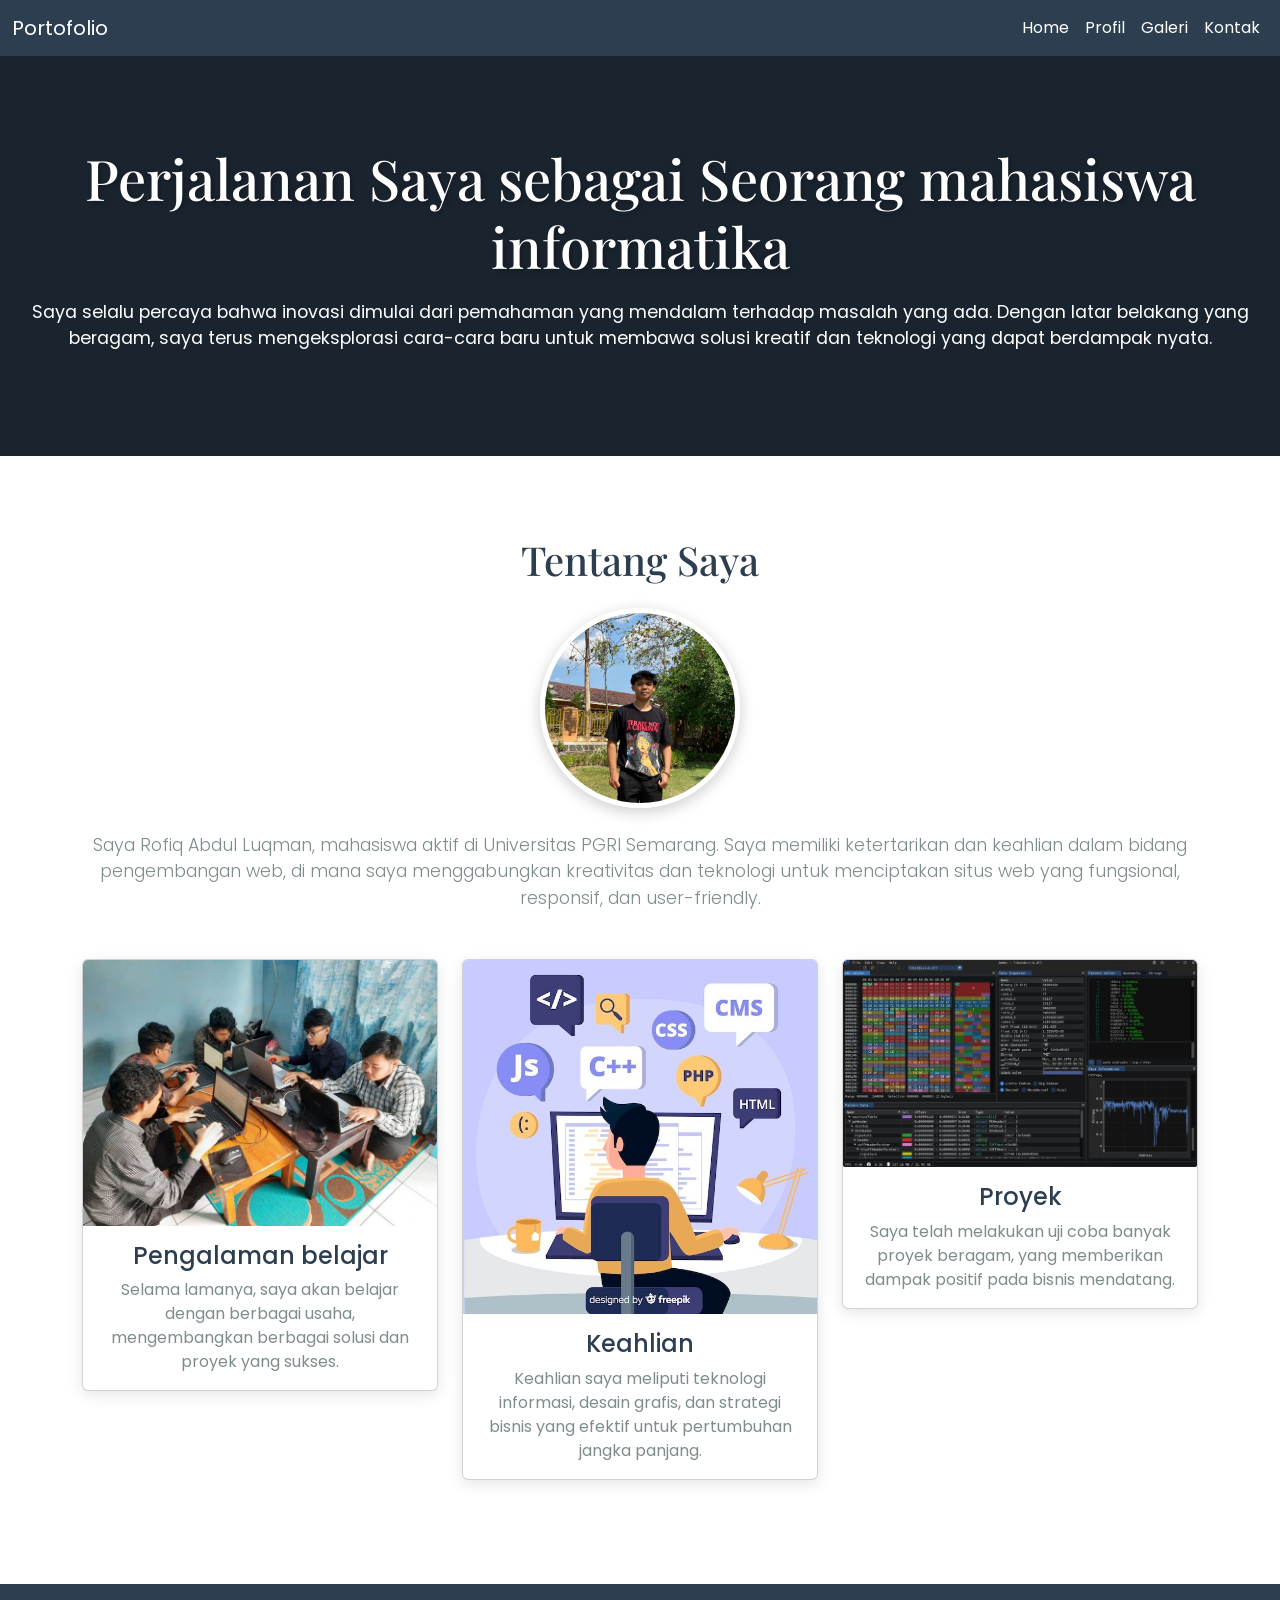
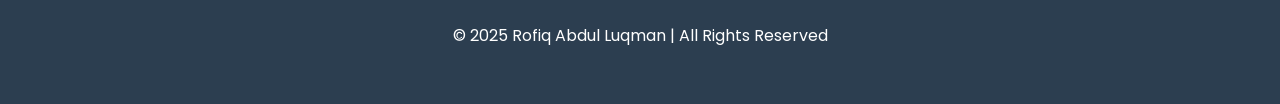
<file: about.html>
<!DOCTYPE html>
<html lang="id">
<head>
    <meta charset="UTF-8">
    <meta name="viewport" content="width=device-width, initial-scale=1.0">
    <title>Profil Rofiq Abdul Luqman</title>
    <!-- Menggunakan font premium dari Google Fonts -->
    <link href="https://fonts.googleapis.com/css2?family=Playfair+Display:wght@700&family=Poppins:wght@400;600&display=swap" rel="stylesheet">
    <link href="https://cdn.jsdelivr.net/npm/bootstrap@5.3.0-alpha1/dist/css/bootstrap.min.css" rel="stylesheet">
    <style>
        body {
            font-family: 'Poppins', sans-serif;
            background-color: #f0f0f0;
            color: #333;
            overflow-x: hidden;
        }
        .navbar {
            background-color: #2c3e50;
        }
        .navbar-brand, .nav-link {
            color: white !important;
        }
        .navbar-toggler-icon {
            background-color: white;
        }
        .header {
            background-color: #34495e; /* Warna biru navy soft */
            height: 400px;
            color: white;
            display: flex;
            justify-content: center;
            align-items: center;
            text-align: center;
            position: relative;
            z-index: 1;
        }
        .header::after {
            content: "";
            position: absolute;
            top: 0;
            left: 0;
            right: 0;
            bottom: 0;
            background: rgba(0, 0, 0, 0.5); /* Overlay hitam transparan */
            z-index: -1;
        }
        .header h1 {
            font-family: 'Playfair Display', serif;
            font-size: 3.5rem;
            margin-bottom: 20px;
            text-shadow: 2px 2px 5px rgba(0,0,0,0.3);
        }
        .header p {
            font-size: 1.2rem;
        }
        .profile-img {
            width: 200px;
            height: 200px;
            object-fit: cover;
            border-radius: 50%;
            box-shadow: 0px 4px 15px rgba(0, 0, 0, 0.2);
            border: 5px solid #fff;
        }
        .section {
            padding: 80px 0;
            background-color: #fff;
        }
        .card {
            box-shadow: 0 4px 15px rgba(0, 0, 0, 0.1);
            transition: transform 0.3s ease;
        }
        .card:hover {
            transform: translateY(-10px);
        }
        .card-body h5 {
            font-size: 1.5rem;
            color: #2c3e50;
        }
        .card-body p {
            font-size: 1rem;
            color: #7f8c8d;
        }
        footer {
            background-color: #2c3e50;
            color: white;
            padding: 40px 0;
            text-align: center;
        }
        .btn-primary {
            background-color: #f39c12;
            border: none;
        }
        .btn-primary:hover {
            background-color: #e67e22;
        }
    </style>
</head>
<body>

    <nav class="navbar navbar-expand-lg navbar-dark">
        <div class="container-fluid">
            <a class="navbar-brand" href="#">Portofolio</a>
            <button class="navbar-toggler" type="button" data-bs-toggle="collapse" data-bs-target="#navbarNav" aria-controls="navbarNav" aria-expanded="false" aria-label="Toggle navigation">
                <span class="navbar-toggler-icon"></span>
            </button>
            <div class="collapse navbar-collapse" id="navbarNav">
                <ul class="navbar-nav ms-auto">
                    <li class="nav-item">
                        <a class="nav-link" href="index.html">Home</a>
                    </li>
                    <li class="nav-item">
                        <a class="nav-link" href="about.html">Profil</a>
                    </li>
                    <li class="nav-item">
                        <a class="nav-link" href="gallery.html">Galeri</a>
                    </li>
                    <li class="nav-item">
                        <a class="nav-link" href="contact.html">Kontak</a>
                    </li>
                </ul>
            </div>
        </div>
    </nav>

    <div class="header">
        <div>
            <h1>Perjalanan Saya sebagai Seorang mahasiswa informatika</h1>
            <p style="font-size: 1.1rem; font-weight: 400;">Saya selalu percaya bahwa inovasi dimulai dari pemahaman yang mendalam terhadap masalah yang ada. Dengan latar belakang yang beragam, saya terus mengeksplorasi cara-cara baru untuk membawa solusi kreatif dan teknologi yang dapat berdampak nyata.</p>
        </div>
    </div>

    <div class="section text-center">
        <div class="container">
            <h2 class="mb-4" style="font-family: 'Playfair Display', serif; font-size: 2.5rem; color: #2c3e50;">Tentang Saya</h2>
            <div>
                <img src="profile.jpeg" alt="Foto Profil" class="profile-img">
            </div>
            <p class="lead mt-4" style="font-size: 1.1rem; color: #7f8c8d;"> Saya Rofiq Abdul Luqman, mahasiswa aktif di Universitas PGRI Semarang. Saya memiliki ketertarikan dan keahlian dalam bidang pengembangan web, di mana saya menggabungkan kreativitas dan teknologi untuk menciptakan situs web yang fungsional, responsif, dan user-friendly.</p>
        </div>

        <div class="container mt-5">
            <div class="row">
                <div class="col-md-4">
                    <div class="card mb-4">
                        <img src="pengalaman kerja.jpg" class="card-img-top" alt="Pengalaman Kerja">
                        <div class="card-body">
                            <h5 class="card-title">Pengalaman belajar</h5>
                            <p class="card-text">Selama lamanya, saya akan belajar dengan berbagai usaha, mengembangkan berbagai solusi dan proyek yang sukses.</p>
                        </div>
                    </div>
                </div>
                <div class="col-md-4">
                    <div class="card mb-4">
                        <img src="keahlian.jpg" class="card-img-top" alt="Keahlian">
                        <div class="card-body">
                            <h5 class="card-title">Keahlian</h5>
                            <p class="card-text">Keahlian saya meliputi teknologi informasi, desain grafis, dan strategi bisnis yang efektif untuk pertumbuhan jangka panjang.</p>
                        </div>
                    </div>
                </div>
                <div class="col-md-4">
                    <div class="card mb-4">
                        <img src="proyek.jpg" class="card-img-top" alt="Proyek">
                        <div class="card-body">
                            <h5 class="card-title">Proyek</h5>
                            <p class="card-text">Saya telah melakukan uji coba banyak proyek beragam, yang memberikan dampak positif pada bisnis mendatang.</p>
                        </div>
                    </div>
                </div>
            </div>
        </div>
    </div>

    <footer>
        <p>&copy; 2025 Rofiq Abdul Luqman | All Rights Reserved</p>
    </footer>

    <script src="https://cdn.jsdelivr.net/npm/bootstrap@5.3.0-alpha1/dist/js/bootstrap.bundle.min.js"></script>
</body>
</html>
</file>
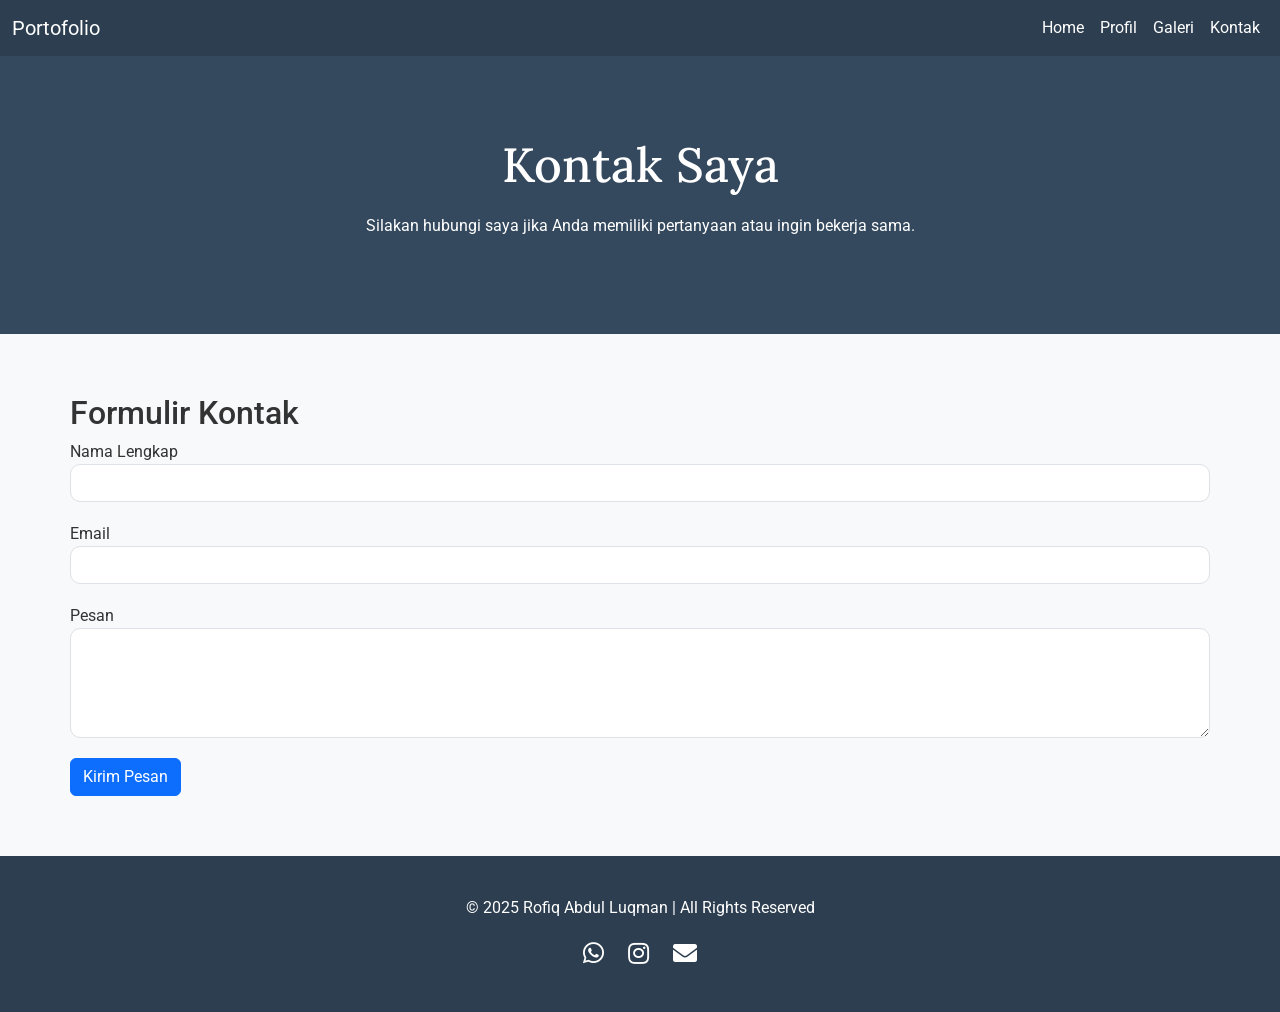
<file: contact.html>
<!DOCTYPE html>
<html lang="id">
<head>
    <meta charset="UTF-8">
    <meta name="viewport" content="width=device-width, initial-scale=1.0">
    <title>Kontak Rofiq Abdul Luqman</title>
    <link href="https://fonts.googleapis.com/css2?family=Roboto:wght@400;700&family=Lora&display=swap" rel="stylesheet">
    <link href="https://cdn.jsdelivr.net/npm/bootstrap@5.3.0-alpha1/dist/css/bootstrap.min.css" rel="stylesheet">
    <!-- Font Awesome CDN -->
    <link href="https://cdnjs.cloudflare.com/ajax/libs/font-awesome/5.15.4/css/all.min.css" rel="stylesheet">
    <style>
        body {
            font-family: 'Roboto', sans-serif;
            background-color: #f8f9fa;
            color: #333;
        }
        .navbar {
            background-color: #2c3e50;
        }
        .navbar-brand, .nav-link {
            color: white !important;
        }
        .header {
            background-color: #34495e;
            color: white;
            padding: 80px 0;
            text-align: center;
        }
        .header h1 {
            font-family: 'Lora', serif;
            font-size: 3rem;
            margin-bottom: 20px;
        }
        .section {
            padding: 60px 0;
        }
        footer {
            background-color: #2c3e50;
            color: white;
            padding: 40px 0;
            text-align: center;
        }
        .form-control {
            border-radius: 10px;
        }
        .form-group {
            margin-bottom: 20px;
        }
        .social-icons a {
            color: white;
            font-size: 24px;
            margin: 0 10px;
            transition: color 0.3s;
        }
        .social-icons a:hover {
            color: #f39c12;
        }
    </style>
</head>
<body>

    <nav class="navbar navbar-expand-lg navbar-dark">
        <div class="container-fluid">
            <a class="navbar-brand" href="#">Portofolio</a>
            <button class="navbar-toggler" type="button" data-bs-toggle="collapse" data-bs-target="#navbarNav" aria-controls="navbarNav" aria-expanded="false" aria-label="Toggle navigation">
                <span class="navbar-toggler-icon"></span>
            </button>
            <div class="collapse navbar-collapse" id="navbarNav">
                <ul class="navbar-nav ms-auto">
                    <li class="nav-item">
                        <a class="nav-link" href="index.html">Home</a>
                    </li>
                    <li class="nav-item">
                        <a class="nav-link" href="about.html">Profil</a>
                    </li>
                    <li class="nav-item">
                        <a class="nav-link" href="gallery.html">Galeri</a>
                    </li>
                    <li class="nav-item">
                        <a class="nav-link" href="contact.html">Kontak</a>
                    </li>
                </ul>
            </div>
        </div>
    </nav>

    <div class="header">
        <h1>Kontak Saya</h1>
        <p>Silakan hubungi saya jika Anda memiliki pertanyaan atau ingin bekerja sama.</p>
    </div>

    <div class="container section">
        <h2>Formulir Kontak</h2>
        <form action="submit_contact.php" method="POST">
            <div class="form-group">
                <label for="name">Nama Lengkap</label>
                <input type="text" class="form-control" id="name" name="name" required>
            </div>
            <div class="form-group">
                <label for="email">Email</label>
                <input type="email" class="form-control" id="email" name="email" required>
            </div>
            <div class="form-group">
                <label for="message">Pesan</label>
                <textarea class="form-control" id="message" name="message" rows="4" required></textarea>
            </div>
            <button type="submit" class="btn btn-primary">Kirim Pesan</button>
        </form>
    </div>

    <footer>
        <p>&copy; 2025 Rofiq Abdul Luqman | All Rights Reserved</p>
        <div class="social-icons">
            <!-- WhatsApp Icon -->
            <a href="https://wa.me/085713306040" target="_blank"><i class="fab fa-whatsapp"></i></a>
            <!-- Instagram Icon -->
            <a href="https://instagram.com/rfiq_alsvn" target="_blank"><i class="fab fa-instagram"></i></a>
            <!-- Email Icon -->
            <a href="mailto:rfqlkmn@gmail.com" target="_blank"><i class="fas fa-envelope"></i></a>
        </div>
    </footer>

    <script src="https://cdn.jsdelivr.net/npm/bootstrap@5.3.0-alpha1/dist/js/bootstrap.bundle.min.js"></script>
</body>
</html>
</file>
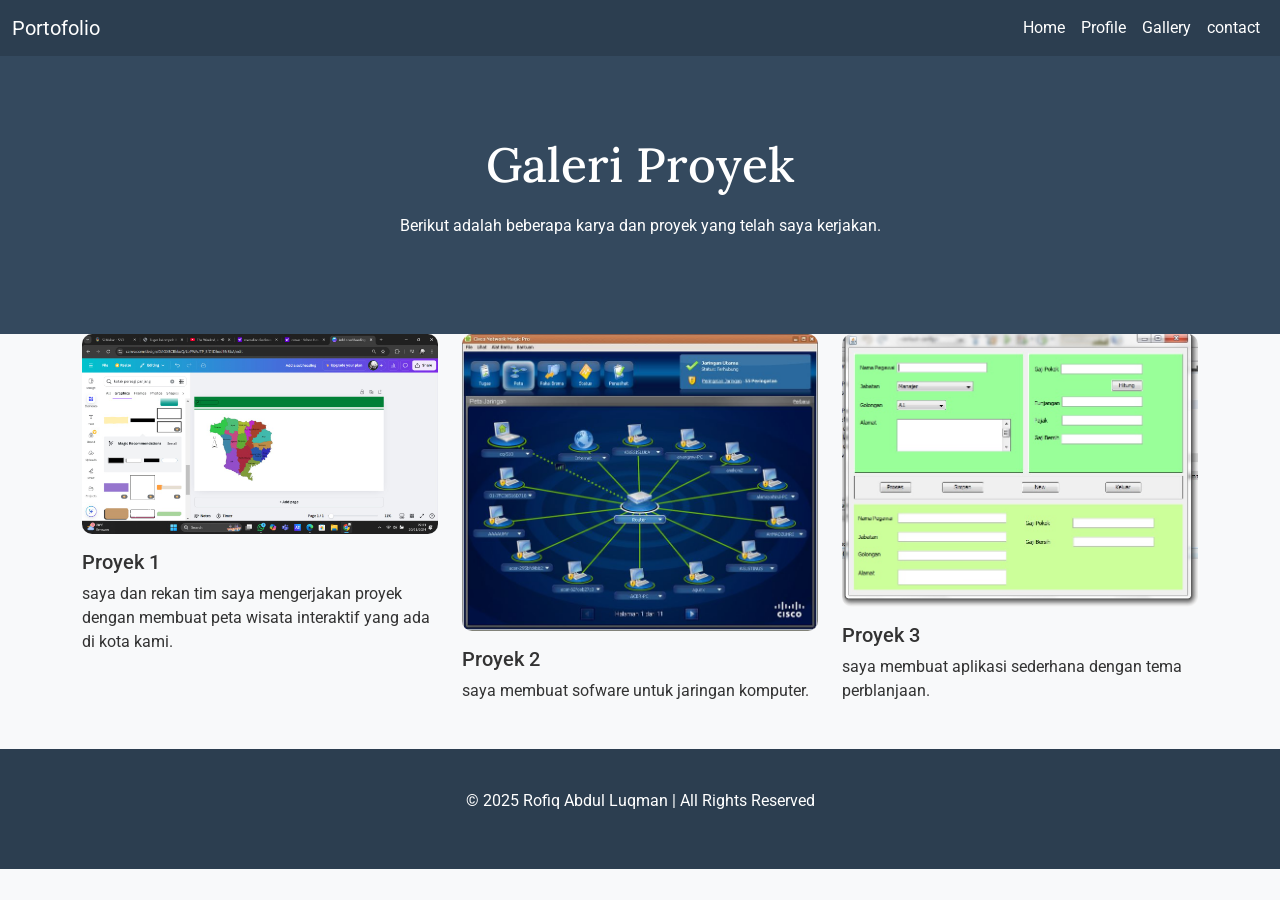
<file: gallery.html>
<!DOCTYPE html>
<html lang="id">
<head>
    <meta charset="UTF-8">
    <meta name="viewport" content="width=device-width, initial-scale=1.0">
    <title>Galeri Rofiq Abdul Luqman</title>
    <link href="https://fonts.googleapis.com/css2?family=Roboto:wght@400;700&family=Lora&display=swap" rel="stylesheet">
    <link href="https://cdn.jsdelivr.net/npm/bootstrap@5.3.0-alpha1/dist/css/bootstrap.min.css" rel="stylesheet">
    <style>
        body {
            font-family: 'Roboto', sans-serif;
            background-color: #f8f9fa;
            color: #333;
        }
        .navbar {
            background-color: #2c3e50;
        }
        .navbar-brand, .nav-link {
            color: white !important;
        }
        .header {
            background-color: #34495e;
            color: white;
            padding: 80px 0;
            text-align: center;
        }
        .header h1 {
            font-family: 'Lora', serif;
            font-size: 3rem;
            margin-bottom: 20px;
        }
        .gallery-item {
            margin-bottom: 30px;
        }
        .gallery-item img {
            width: 100%;
            height: auto;
            border-radius: 10px;
        }
        footer {
            background-color: #2c3e50;
            color: white;
            padding: 40px 0;
            text-align: center;
        }
    </style>
</head>
<body>

    <nav class="navbar navbar-expand-lg navbar-dark">
        <div class="container-fluid">
            <a class="navbar-brand" href="#">Portofolio</a>
            <button class="navbar-toggler" type="button" data-bs-toggle="collapse" data-bs-target="#navbarNav" aria-controls="navbarNav" aria-expanded="false" aria-label="Toggle navigation">
                <span class="navbar-toggler-icon"></span>
            </button>
            <div class="collapse navbar-collapse" id="navbarNav">
                <ul class="navbar-nav ms-auto">
                    <li class="nav-item">
                        <a class="nav-link" href="index.html">Home</a>
                    </li>
                    <li class="nav-item">
                        <a class="nav-link" href="about.html">Profile</a>
                    </li>
                    <li class="nav-item">
                        <a class="nav-link" href="gallery.html">Gallery</a>
                    </li>
                    <li class="nav-item">
                        <a class="nav-link" href="contact.html">contact</a>
                    </li>
                </ul>
            </div>
        </div>
    </nav>

    <div class="header">
        <h1>Galeri Proyek</h1>
        <p>Berikut adalah beberapa karya dan proyek yang telah saya kerjakan.</p>
    </div>

    <div class="container section">
        <div class="row">
            <div class="col-md-4 gallery-item">
                <img src="proyek 1.jpeg" alt="Proyek 1">
                <h5 class="mt-3">Proyek 1</h5>
                <p>saya dan rekan tim saya mengerjakan proyek dengan membuat peta wisata interaktif yang ada di kota kami.</p>
            </div>
            <div class="col-md-4 gallery-item">
                <img src="proyek 2.jpg" alt="Proyek 2">
                <h5 class="mt-3">Proyek 2</h5>
                <p>saya membuat sofware untuk jaringan komputer.</p>
            </div>
            <div class="col-md-4 gallery-item">
                <img src="proyek 3.jpg" alt="Proyek 3">
                <h5 class="mt-3">Proyek 3</h5>
                <p>saya membuat aplikasi sederhana dengan tema perblanjaan.</p>
            </div>
        </div>
    </div>

    <footer>
        <p>&copy; 2025 Rofiq Abdul Luqman | All Rights Reserved</p>
    </footer>

    <script src="https://cdn.jsdelivr.net/npm/bootstrap@5.3.0-alpha1/dist/js/bootstrap.bundle.min.js"></script>
</body>
</html>
</file>
